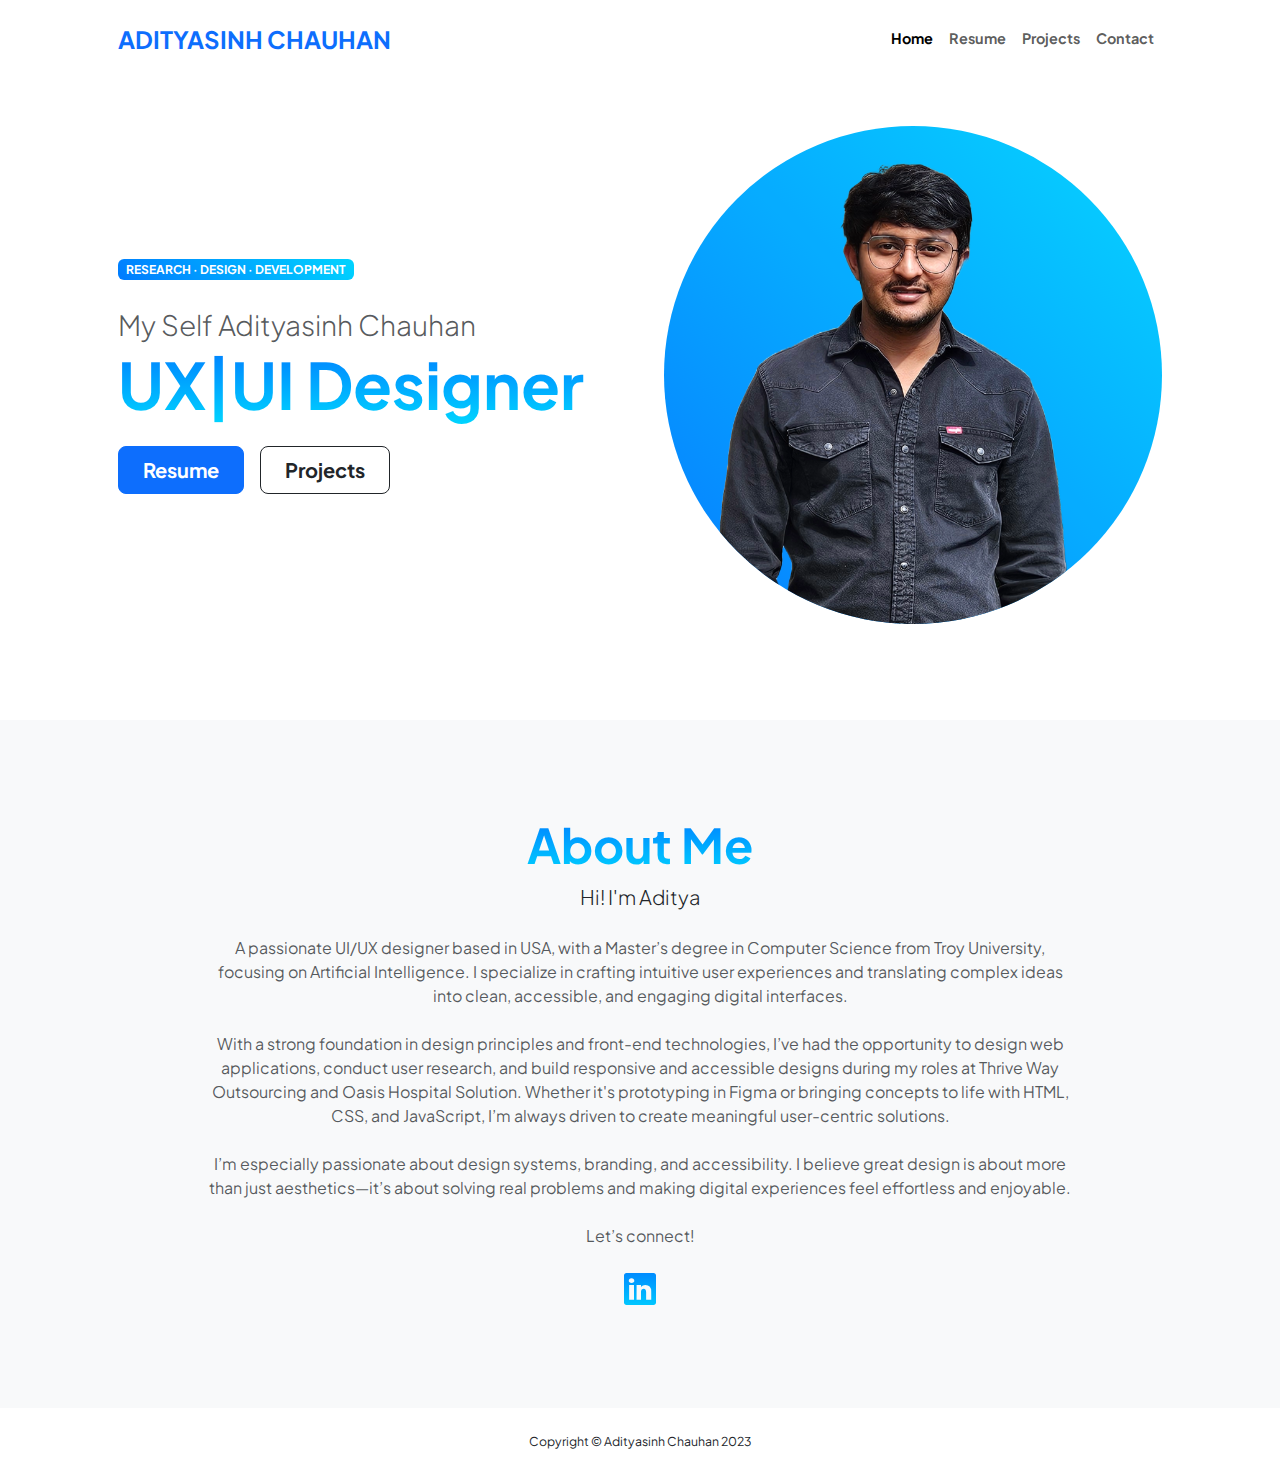
<file: index.html>
<!DOCTYPE html>
<html lang="en">
    <head>
        <meta charset="utf-8" />
        <meta name="viewport" content="width=device-width, initial-scale=1, shrink-to-fit=no" />
        <meta name="description" content="Adityasinh Chauhan's personal portfolio" />
        <meta name="author" content="Adityasinh Chauhan" />
        <title>Adityasinh Chauhan</title>
        <link rel="icon" type="image/x-icon" href="assets/logo.png" />
        <link rel="preconnect" href="https://fonts.googleapis.com" />
        <link rel="preconnect" href="https://fonts.gstatic.com" crossorigin />
        <link href="https://fonts.googleapis.com/css2?family=Plus+Jakarta+Sans:wght@100;200;300;400;500;600;700;800;900&display=swap" rel="stylesheet" />
        <link href="https://cdn.jsdelivr.net/npm/bootstrap-icons@1.8.1/font/bootstrap-icons.css" rel="stylesheet" />
        <link href="https://cdn.jsdelivr.net/npm/bootstrap@5.2.3/dist/css/bootstrap.min.css" rel="stylesheet" />
        <style>
            body {
                font-family: 'Plus Jakarta Sans', sans-serif;
            }
            .text-gradient {
                background: -webkit-linear-gradient(#007bff, #00d4ff);
                background-clip: text;
                -webkit-text-fill-color: transparent;
            }
            .bg-gradient-primary-to-secondary {
                background: linear-gradient(45deg, #007bff, #00d4ff);
            }
            .navbar-brand {
                font-size: 1.5rem;
            }
            .nav-link {
                font-size: 0.9rem;
            }
            .profile {
                position: relative;
                width: 100%;
                max-width: 500px;
                aspect-ratio: 1;
                border-radius: 50%;
                overflow: hidden;
            }
            .profile-img {
                width: 100%;
                height: 100%;
                object-fit: cover;
            }
            
            
            @media (max-width: 991.98px) {
                .profile {
                    max-width: 300px;
                    margin: 0 auto;
                }
                .navbar-brand {
                    font-size: 1.25rem;
                }
                .display-3 {
                    font-size: 2.5rem;
                }
                .fs-3 {
                    font-size: 1.25rem !important;
                }
                .btn-lg {
                    padding: 0.75rem 1.5rem;
                    font-size: 1rem;
                }
            }
            @media (max-width: 767.98px) {
                .display-5 {
                    font-size: 2rem;
                }
                .lead {
                    font-size: 1rem;
                }
                .text-center {
                    padding: 0 1rem;
                }
            }
        </style>
    </head>
    <body class="d-flex flex-column min-vh-100">
        <main class="flex-shrink-0">
            <nav class="navbar navbar-expand-lg navbar-light bg-white py-3">
                <div class="container px-lg-4 px-lg-5">
                    <a class="navbar-brand" href="index.html"><span class="fw-bolder text-primary">ADITYASINH CHAUHAN</span></a>
                    <button class="navbar-toggler" type="button" data-bs-toggle="collapse" data-bs-target="#navbarSupportedContent" aria-controls="navbarSupportedContent" aria-expanded="false" aria-label="Toggle navigation"><span class="navbar-toggler-icon"></span></button>
                    <div class="collapse navbar-collapse" id="navbarSupportedContent">
                        <ul class="navbar-nav ms-auto mb-2 mb-lg-0 fw-bolder">
                            <li class="nav-item"><a class="nav-link active" href="index.html">Home</a></li>
                            <li class="nav-item"><a class="nav-link" href="resume.html">Resume</a></li>
                            <li class="nav-item"><a class="nav-link" href="projects.html">Projects</a></li>
                            <li class="nav-item"><a class="nav-link" href="contact.html">Contact</a></li>
                        </ul>
                    </div>
                </div>
            </nav>
            <header class="py-5">
                <div class="container px-4 px-lg-5 pb-5">
                    <div class="row gx-4 gx-lg-5 align-items-center">
                        <div class="col-12 col-lg-6 col-xxl-5 order-2 order-lg-1">
                            <div class="text-center text-lg-start">
                                <div class="badge bg-gradient-primary-to-secondary text-white mb-4">
                                    <div class="text-uppercase">Research · Design · Development</div>
                                </div>
                                <div class="fs-3 fw-light text-muted">My Self Adityasinh Chauhan</div>
                                <h1 class="display-3 fw-bolder mb-4"><span class="text-gradient d-inline">UX|UI Designer</span></h1>
                                <div class="d-flex flex-column flex-sm-row justify-content-center justify-content-lg-start gap-3">
                                    <a class="btn btn-primary btn-lg px-4 py-2 fw-bolder" href="resume.html">Resume</a>
                                    <a class="btn btn-outline-dark btn-lg px-4 py-2 fw-bolder" href="projects.html">Projects</a>
                                </div>
                            </div>
                        </div>
                        <div class="col-12 col-lg-6 col-xxl-7 order-1 order-lg-2">
                            <div class="d-flex justify-content-center mb-4 mb-lg-0">
                                <div class="profile bg-gradient-primary-to-secondary">
                                    <img class="profile-img" src="assets/Profile 1.png" alt="Adityasinh Chauhan" />
                                </div>
                            </div>
                        </div>
                    </div>
                </div>
            </header>
            <section class="bg-light py-5">
                <div class="container px-4 px-lg-5">
                    <div class="row gx-4 gx-lg-5 justify-content-center">
                        <div class="col-12 col-lg-10 col-xxl-8">
                            <div class="text-center my-5">
                                <h2 class="display-5 fw-bolder"><span class="text-gradient d-inline">About Me</span></h2>
                                <p class="lead fw-light mb-4">Hi! I'm Aditya</p>
                                <p class="text-muted">A passionate UI/UX designer based in USA, with a Master’s degree in Computer Science from Troy University, focusing on Artificial Intelligence. I specialize in crafting intuitive user experiences and translating complex ideas into clean, accessible, and engaging digital interfaces.
                                    <br><br>
                                    With a strong foundation in design principles and front-end technologies, I’ve had the opportunity to design web applications, conduct user research, and build responsive and accessible designs during my roles at Thrive Way Outsourcing and Oasis Hospital Solution. Whether it's prototyping in Figma or bringing concepts to life with HTML, CSS, and JavaScript, I’m always driven to create meaningful user-centric solutions.
                                    <br><br>
                                    I’m especially passionate about design systems, branding, and accessibility. I believe great design is about more than just aesthetics—it’s about solving real problems and making digital experiences feel effortless and enjoyable.
                                    <br><br>
                                    Let’s connect!</p>
                                <div class="d-flex justify-content-center fs-2 gap-4">
                                    <a class="text-gradient" href="https://www.linkedin.com/in/adityasinh-chauhan-7342061a4/"><i class="bi bi-linkedin"></i></a>
                                </div>
                            </div>
                        </div>
                    </div>
                </div>
            </section>
        </main>
        <footer class="bg-white py-4 mt-auto">
            <div class="container px-4 px-lg-5">
                <div class="d-flex flex-column flex-sm-row justify-content-center align-items-center small">
                    <div class="col-auto"><div class="small m-0">Copyright © Adityasinh Chauhan 2023</div></div>
                </div>
            </div>
        </footer>
        <script src="https://cdn.jsdelivr.net/npm/bootstrap@5.2.3/dist/js/bootstrap.bundle.min.js"></script>
    </body>
</html>
</file>
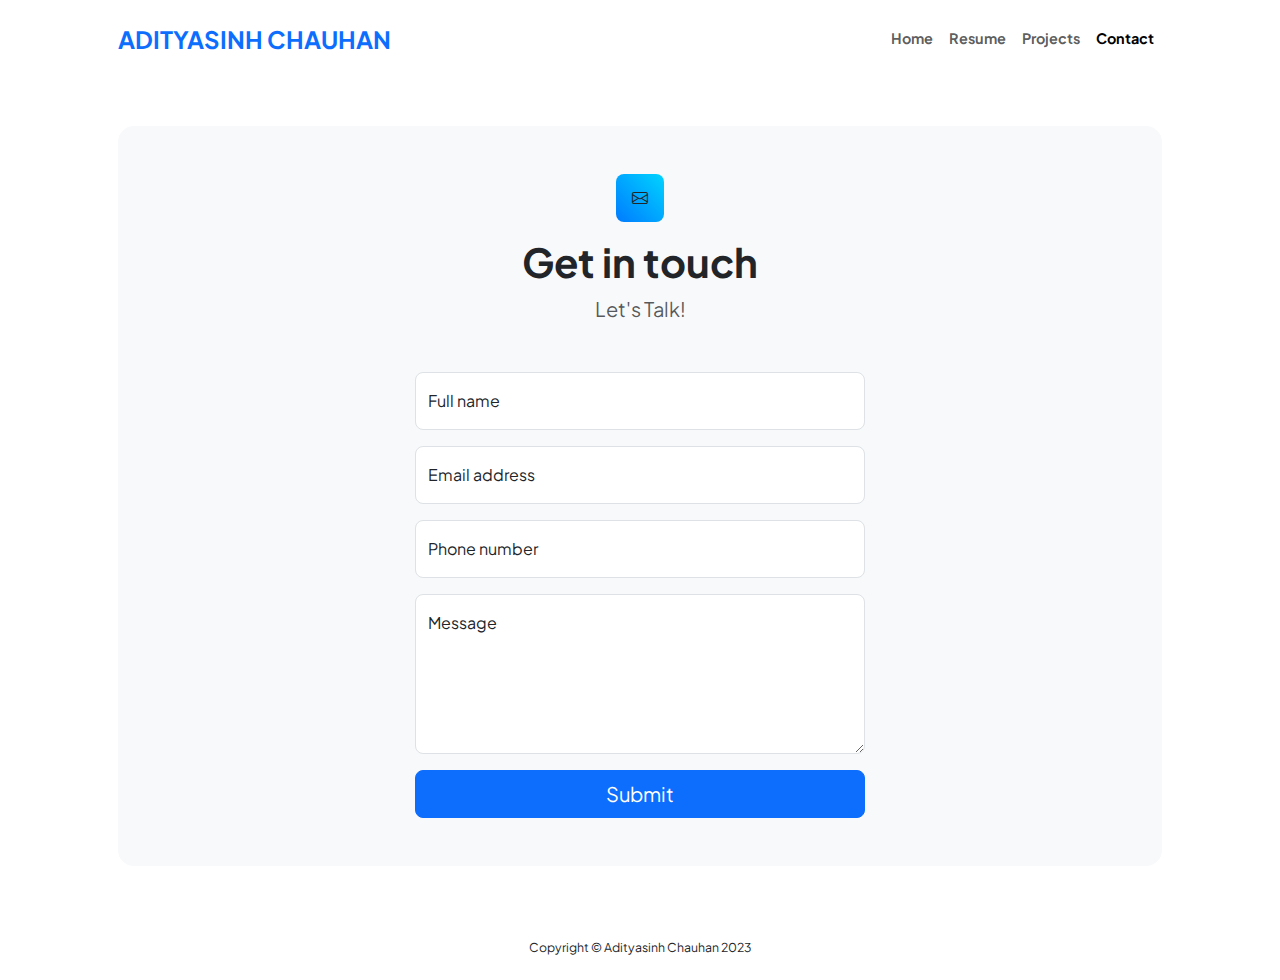
<file: contact.html>
<!DOCTYPE html>
<html lang="en">
<head>
    <meta charset="utf-8" />
    <meta name="viewport" content="width=device-width, initial-scale=1, shrink-to-fit=no" />
    <meta name="description" content="Contact Adityasinh Chauhan" />
    <meta name="author" content="Adityasinh Chauhan" />
    <title>Adityasinh Chauhan | Contact</title>
    <link rel="icon" type="image/x-icon" href="assets/logo.png" />
    <link rel="preconnect" href="https://fonts.googleapis.com" />
    <link rel="preconnect" href="https://fonts.gstatic.com" crossorigin />
    <link href="https://fonts.googleapis.com/css2?family=Plus+Jakarta+Sans:wght@100;200;300;400;500;600;700;800;900&display=swap" rel="stylesheet" />
    <link href="https://cdn.jsdelivr.net/npm/bootstrap-icons@1.8.1/font/bootstrap-icons.css" rel="stylesheet" />
    <link href="https://cdn.jsdelivr.net/npm/bootstrap@5.2.3/dist/css/bootstrap.min.css" rel="stylesheet" />
    <style>
        body {
            font-family: 'Plus Jakarta Sans', sans-serif;
        }
        .text-gradient {
            background: linear-gradient(45deg, #007bff, #00d4ff);
            background-clip: text;
            -webkit-text-fill-color: transparent;
        }
        .bg-gradient-primary-to-secondary {
            background: linear-gradient(45deg, #007bff, #00d4ff);
        }
        .navbar-brand {
            font-size: 1.5rem;
        }
        .nav-link {
            font-size: 0.9rem;
        }
        .feature {
            width: 3rem;
            height: 3rem;
            display: flex;
            align-items: center;
            justify-content: center;
        }
        .form-control, .form-control:focus {
            border-radius: 0.5rem;
        }
        @media (max-width: 991.98px) {
            .navbar-brand {
                font-size: 1.25rem;
            }
            h1.fw-bolder {
                font-size: 2.5rem;
            }
            .lead {
                font-size: 1rem;
            }
        }
        @media (max-width: 767.98px) {
            .container {
                padding-left: 1rem;
                padding-right: 1rem;
            }
            .btn-lg {
                padding: 0.75rem 1.5rem !important;
                font-size: 1rem;
            }
            .form-floating textarea {
                height: 8rem !important;
            }
            .feature {
                width: 2.5rem;
                height: 2.5rem;
            }
        }
    </style>
</head>
<body class="d-flex flex-column min-vh-100">
    <main class="flex-shrink-0">
        <nav class="navbar navbar-expand-lg navbar-light bg-white py-3">
            <div class="container px-lg-4 px-lg-5">
                <a class="navbar-brand" href="index.html"><span class="fw-bolder text-primary">ADITYASINH CHAUHAN</span></a>
                <button class="navbar-toggler" type="button" data-bs-toggle="collapse" data-bs-target="#navbarSupportedContent" aria-controls="navbarSupportedContent" aria-expanded="false" aria-label="Toggle navigation"><span class="navbar-toggler-icon"></span></button>
                <div class="collapse navbar-collapse" id="navbarSupportedContent">
                    <ul class="navbar-nav ms-auto mb-2 mb-lg-0 fw-bolder">
                        <li class="nav-item"><a class="nav-link" href="index.html">Home</a></li>
                        <li class="nav-item"><a class="nav-link" href="resume.html">Resume</a></li>
                        <li class="nav-item"><a class="nav-link" href="projects.html">Projects</a></li>
                        <li class="nav-item"><a class="nav-link active" href="contact.html">Contact</a></li>
                    </ul>
                </div>
            </div>
        </nav>
        <section class="py-5">
            <div class="container px-4 px-lg-5">
                <div class="bg-light rounded-4 py-5 px-4 px-md-5">
                    <div class="text-center mb-5 d-flex flex-column align-items-center">
                        <div class="feature bg-primary bg-gradient-primary-to-secondary rounded-3 mb-3"><i class="bi bi-envelope"></i></div>
                        <h1 class="fw-bolder">Get in touch</h1>
                        <p class="lead fw-normal text-muted mb-0">Let's Talk!</p>
                    </div>
                    <div class="row gx-4 gx-lg-5 justify-content-center">
                        <div class="col-12 col-lg-8 col-xl-6">
                            <div id="contact-form">
                                <div class="form-floating mb-3">
                                    <input class="form-control" id="name" type="text" placeholder="Enter your name..." data-sb-validations="required" name="name" />
                                    <label for="name">Full name</label>
                                    <div class="invalid-feedback" data-sb-feedback="name:required">A name is required.</div>
                                </div>
                                <div class="form-floating mb-3">
                                    <input class="form-control" id="email" type="email" placeholder="name@example.com" data-sb-validations="required,email" name="email" />
                                    <label for="email">Email address</label>
                                    <div class="invalid-feedback" data-sb-feedback="email:required">An email is required.</div>
                                    <div class="invalid-feedback" data-sb-feedback="email:email">Email is not valid.</div>
                                </div>
                                <div class="form-floating mb-3">
                                    <input class="form-control" id="phone" type="tel" placeholder="(123) 456-7890" data-sb-validations="required" name="phone" />
                                    <label for="phone">Phone number</label>
                                    <div class="invalid-feedback" data-sb-feedback="phone:required">A phone number is required.</div>
                                </div>
                                <div class="form-floating mb-3">
                                    <textarea class="form-control" id="message" type="text" placeholder="Enter your message here..." style="height: 10rem" data-sb-validations="required" name="message"></textarea>
                                    <label for="message">Message</label>
                                    <div class="invalid-feedback" data-sb-feedback="message:required">A message is required.</div>
                                </div>
                                <div class="d-none" id="submitSuccessMessage">
                                    <div class="text-center mb-3">
                                        <div class="fw-bolder">Form submission successful!</div>
                                        To activate this form, sign up at
                                        <br />
                                        <a href="https://startbootstrap.com/solution/contact-forms">https://startbootstrap.com/solution/contact-forms</a>
                                    </div>
                                </div>
                                <div class="d-none" id="submitErrorMessage">
                                    <div class="text-center text-danger mb-3">Error sending message!</div>
                                </div>
                                <div class="d-grid">
                                    <button class="btn btn-primary btn-lg" id="submitButton" type="submit">Submit</button>
                                </div>
                            </div>
                        </div>
                    </div>
                </div>
            </div>
        </section>
    </main>
    <footer class="bg-white py-4 mt-auto">
        <div class="container px-4 px-lg-5">
            <div class="d-flex flex-column flex-sm-row justify-content-center align-items-center small">
                <div class="col-auto"><div class="small m-0">Copyright © Adityasinh Chauhan 2023</div></div>
            </div>
        </div>
    </footer>
    <script type="text/javascript" src="https://cdn.emailjs.com/dist/email.min.js"></script>
    <script type="text/javascript">
        (function () {
            emailjs.init("UT3R5lIK4Hxz-mzl4");
        })();

        document.getElementById('contact-form').addEventListener('submit', function (event) {
            event.preventDefault();

            emailjs.sendForm('service_aldgape', 'template_naqwyol', this)
                .then(function (response) {
                    console.log('SUCCESS!', response.status, response.text);
                    alert("Message sent successfully!");
                    document.getElementById('contact-form').reset();
                }, function (error) {
                    console.log('FAILED...', error);
                    alert("Message failed to send. Please try again later.");
                });
        });
    </script>
    <script src="https://cdn.jsdelivr.net/npm/bootstrap@5.2.3/dist/js/bootstrap.bundle.min.js"></script>
</body>
</html>
<!-- 
<div class="dots-1">
    <svg version="1.1" xmlns="http://www.w3.org/2000/svg" xmlns:xlink="http://www.w3.org/1999/xlink" x="0px" y="0px" viewBox="0 0 191.6 1215.4" style="enable-background: new 0 0 191.6 1215.4" xml:space="preserve">
        <g transform="translate(0.000000,1280.000000) scale(0.100000,-0.100000)">
            <path d="M227.7,12788.6c-105-35-200-141-222-248c-43-206,163-412,369-369c155,32,275,190,260,339c-11,105-90,213-190,262 C383.7,12801.6,289.7,12808.6,227.7,12788.6z"></path>
            <path d="M1507.7,12788.6c-151-50-253-216-222-362c25-119,136-230,254-255c194-41,395,142,375,339c-11,105-90,213-190,262 C1663.7,12801.6,1569.7,12808.6,1507.7,12788.6z"></path>
            <path d="M227.7,11508.6c-105-35-200-141-222-248c-43-206,163-412,369-369c155,32,275,190,260,339c-11,105-90,213-190,262 C383.7,11521.6,289.7,11528.6,227.7,11508.6z"></path>
            <path d="M1507.7,11508.6c-151-50-253-216-222-362c25-119,136-230,254-255c194-41,395,142,375,339c-11,105-90,213-190,262 C1663.7,11521.6,1569.7,11528.6,1507.7,11508.6z"></path>
            <path d="M227.7,10228.6c-105-35-200-141-222-248c-43-206,163-412,369-369c155,32,275,190,260,339c-11,105-90,213-190,262 C383.7,10241.6,289.7,10248.6,227.7,10228.6z"></path>
            <path d="M1507.7,10228.6c-105-35-200-141-222-248c-43-206,163-412,369-369c155,32,275,190,260,339c-11,105-90,213-190,262 C1663.7,10241.6,1569.7,10248.6,1507.7,10228.6z"></path>
            <path d="M227.7,8948.6c-105-35-200-141-222-248c-43-206,163-412,369-369c155,32,275,190,260,339c-11,105-90,213-190,262 C383.7,8961.6,289.7,8968.6,227.7,8948.6z"></path>
            <path d="M1507.7,8948.6c-105-35-200-141-222-248c-43-206,163-412,369-369c155,32,275,190,260,339c-11,105-90,213-190,262 C1663.7,8961.6,1569.7,8968.6,1507.7,8948.6z"></path>
            <path d="M227.7,7668.6c-105-35-200-141-222-248c-43-206,163-412,369-369c155,32,275,190,260,339c-11,105-90,213-190,262 C383.7,7681.6,289.7,7688.6,227.7,7668.6z"></path>
            <path d="M1507.7,7668.6c-105-35-200-141-222-248c-43-206,163-412,369-369c155,32,275,190,260,339c-11,105-90,213-190,262 C1663.7,7681.6,1569.7,7688.6,1507.7,7668.6z"></path>
            <path d="M227.7,6388.6c-105-35-200-141-222-248c-43-206,163-412,369-369c155,32,275,190,260,339c-11,105-90,213-190,262 C383.7,6401.6,289.7,6408.6,227.7,6388.6z"></path>
            <path d="M1507.7,6388.6c-105-35-200-141-222-248c-43-206,163-412,369-369c155,32,275,190,260,339c-11,105-90,213-190,262 C1663.7,6401.6,1569.7,6408.6,1507.7,6388.6z"></path>
            <path d="M227.7,5108.6c-105-35-200-141-222-248c-43-206,163-412,369-369c155,32,275,190,260,339c-11,105-90,213-190,262 C383.7,5121.6,289.7,5128.6,227.7,5108.6z"></path>
            <path d="M1507.7,5108.6c-105-35-200-141-222-248c-43-206,163-412,369-369c155,32,275,190,260,339c-11,105-90,213-190,262 C1663.7,5121.6,1569.7,5128.6,1507.7,5108.6z"></path>
            <path d="M227.7,3828.6c-105-35-200-141-222-248c-43-206,163-412,369-369c155,32,275,190,260,339c-11,105-90,213-190,262 C383.7,3841.6,289.7,3848.6,227.7,3828.6z"></path>
            <path d="M1507.7,3828.6c-105-35-200-141-222-248c-43-206,163-412,369-369c155,32,275,190,260,339c-11,105-90,213-190,262 C1663.7,3841.6,1569.7,3848.6,1507.7,3828.6z"></path>
            <path d="M227.7,2548.6c-105-35-200-141-222-248c-43-206,163-412,369-369c155,32,275,190,260,339c-11,105-90,213-190,262 C383.7,2561.6,289.7,2568.6,227.7,2548.6z"></path>
            <path d="M1507.7,2548.6c-105-35-200-141-222-248c-43-206,163-412,369-369c155,32,275,190,260,339c-11,105-90,213-190,262 C1663.7,2561.6,1569.7,2568.6,1507.7,2548.6z"></path>
            <path d="M227.7,1268.6c-105-35-200-141-222-248c-43-206,163-412,369-369c155,32,275,190,260,339c-11,105-90,213-190,262 C383.7,1281.6,289.7,1288.6,227.7,1268.6z"></path>
            <path d="M1507.7,1268.6c-105-35-200-141-222-248c-43-206,163-412,369-369c155,32,275,190,260,339c-11,105-90,213-190,262 C1663.7,1281.6,1569.7,1288.6,1507.7,1268.6z"></path>
        </g>
    </svg>
</div>
<div class="dots-2">
    <svg version="1.1" xmlns="http://www.w3.org/2000/svg" xmlns:xlink="http://www.w3.org/1999/xlink" x="0px" y="0px" viewBox="0 0 191.6 1215.4" style="enable-background: new 0 0 191.6 1215.4" xml:space="preserve">
        <g transform="translate(0.000000,1280.000000) scale(0.100000,-0.100000)">
            <path d="M227.7,12788.6c-105-35-200-141-222-248c-43-206,163-412,369-369c155,32,275,190,260,339c-11,105-90,213-190,262 C383.7,12801.6,289.7,12808.6,227.7,12788.6z"></path>
            <path d="M1507.7,12788.6c-151-50-253-216-222-362c25-119,136-230,254-255c194-41,395,142,375,339c-11,105-90,213-190,262 C1663.7,12801.6,1569.7,12808.6,1507.7,12788.6z"></path>
            <path d="M227.7,11508.6c-105-35-200-141-222-248c-43-206,163-412,369-369c155,32,275,190,260,339c-11,105-90,213-190,262 C383.7,11521.6,289.7,11528.6,227.7,11508.6z"></path>
            <path d="M1507.7,11508.6c-151-50-253-216-222-362c25-119,136-230,254-255c194-41,395,142,375,339c-11,105-90,213-190,262 C1663.7,11521.6,1569.7,11528.6,1507.7,11508.6z"></path>
            <path d="M227.7,10228.6c-105-35-200-141-222-248c-43-206,163-412,369-369c155,32,275,190,260,339c-11,105-90,213-190,262 C383.7,10241.6,289.7,10248.6,227.7,10228.6z"></path>
            <path d="M1507.7,10228.6c-105-35-200-141-222-248c-43-206,163-412,369-369c155,32,275,190,260,339c-11,105-90,213-190,262 C1663.7,10241.6,1569.7,10248.6,1507.7,10228.6z"></path>
            <path d="M227.7,8948.6c-105-35-200-141-222-248c-43-206,163-412,369-369c155,32,275,190,260,339c-11,105-90,213-190,262 C383.7,8961.6,289.7,8968.6,227.7,8948.6z"></path>
            <path d="M1507.7,8948.6c-105-35-200-141-222-248c-43-206,163-412,369-369c155,32,275,190,260,339c-11,105-90,213-190,262 C1663.7,8961.6,1569.7,8968.6,1507.7,8948.6z"></path>
            <path d="M227.7,7668.6c-105-35-200-141-222-248c-43-206,163-412,369-369c155,32,275,190,260,339c-11,105-90,213-190,262 C383.7,7681.6,289.7,7688.6,227.7,7668.6z"></path>
            <path d="M1507.7,7668.6c-105-35-200-141-222-248c-43-206,163-412,369-369c155,32,275,190,260,339c-11,105-90,213-190,262 C1663.7,7681.6,1569.7,7688.6,1507.7,7668.6z"></path>
            <path d="M227.7,6388.6c-105-35-200-141-222-248c-43-206,163-412,369-369c155,32,275,190,260,339c-11,105-90,213-190,262 C383.7,6401.6,289.7,6408.6,227.7,6388.6z"></path>
            <path d="M1507.7,6388.6c-105-35-200-141-222-248c-43-206,163-412,369-369c155,32,275,190,260,339c-11,105-90,213-190,262 C1663.7,6401.6,1569.7,6408.6,1507.7,6388.6z"></path>
            <path d="M227.7,5108.6c-105-35-200-141-222-248c-43-206,163-412,369-369c155,32,275,190,260,339c-11,105-90,213-190,262 C383.7,5121.6,289.7,5128.6,227.7,5108.6z"></path>
            <path d="M1507.7,5108.6c-105-35-200-141-222-248c-43-206,163-412,369-369c155,32,275,190,260,339c-11,105-90,213-190,262 C1663.7,5121.6,1569.7,5128.6,1507.7,5108.6z"></path>
            <path d="M227.7,3828.6c-105-35-200-141-222-248c-43-206,163-412,369-369c155,32,275,190,260,339c-11,105-90,213-190,262 C383.7,3841.6,289.7,3848.6,227.7,3828.6z"></path>
            <path d="M1507.7,3828.6c-105-35-200-141-222-248c-43-206,163-412,369-369c155,32,275,190,260,339c-11,105-90,213-190,262 C1663.7,3841.6,1569.7,3848.6,1507.7,3828.6z"></path>
            <path d="M227.7,2548.6c-105-35-200-141-222-248c-43-206,163-412,369-369c155,32,275,190,260,339c-11,105-90,213-190,262 C383.7,2561.6,289.7,2568.6,227.7,2548.6z"></path>
            <path d="M1507.7,2548.6c-105-35-200-141-222-248c-43-206,163-412,369-369c155,32,275,190,260,339c-11,105-90,213-190,262 C1663.7,2561.6,1569.7,2568.6,1507.7,2548.6z"></path>
            <path d="M227.7,1268.6c-105-35-200-141-222-248c-43-206,163-412,369-369c155,32,275,190,260,339c-11,105-90,213-190,262 C383.7,1281.6,289.7,1288.6,227.7,1268.6z"></path>
            <path d="M1507.7,1268.6c-105-35-200-141-222-248c-43-206,163-412,369-369c155,32,275,190,260,339c-11,105-90,213-190,262 C1663.7,1281.6,1569.7,1288.6,1507.7,1268.6z"></path>
        </g>
    </svg>
</div>
<div class="dots-3">
    <svg version="1.1" xmlns="http://www.w3.org/2000/svg" xmlns:xlink="http://www.w3.org/1999/xlink" x="0px" y="0px" viewBox="0 0 191.6 1215.4" style="enable-background: new 0 0 191.6 1215.4" xml:space="preserve">
        <g transform="translate(0.000000,1280.000000) scale(0.100000,-0.100000)">
            <path d="M227.7,12788.6c-105-35-200-141-222-248c-43-206,163-412,369-369c155,32,275,190,260,339c-11,105-90,213-190,262 C383.7,12801.6,289.7,12808.6,227.7,12788.6z"></path>
            <path d="M1507.7,12788.6c-151-50-253-216-222-362c25-119,136-230,254-255c194-41,395,142,375,339c-11,105-90,213-190,262 C1663.7,12801.6,1569.7,12808.6,1507.7,12788.6z"></path>
            <path d="M227.7,11508.6c-105-35-200-141-222-248c-43-206,163-412,369-369c155,32,275,190,260,339c-11,105-90,213-190,262 C383.7,11521.6,289.7,11528.6,227.7,11508.6z"></path>
            <path d="M1507.7,11508.6c-151-50-253-216-222-362c25-119,136-230,254-255c194-41,395,142,375,339c-11,105-90,213-190,262 C1663.7,11521.6,1569.7,11528.6,1507.7,11508.6z"></path>
            <path d="M227.7,10228.6c-105-35-200-141-222-248c-43-206,163-412,369-369c155,32,275,190,260,339c-11,105-90,213-190,262 C383.7,10241.6,289.7,10248.6,227.7,10228.6z"></path>
            <path d="M1507.7,10228.6c-105-35-200-141-222-248c-43-206,163-412,369-369c155,32,275,190,260,339c-11,105-90,213-190,262 C1663.7,10241.6,1569.7,10248.6,1507.7,10228.6z"></path>
            <path d="M227.7,8948.6c-105-35-200-141-222-248c-43-206,163-412,369-369c155,32,275,190,260,339c-11,105-90,213-190,262 C383.7,8961.6,289.7,8968.6,227.7,8948.6z"></path>
            <path d="M1507.7,8948.6c-105-35-200-141-222-248c-43-206,163-412,369-369c155,32,275,190,260,339c-11,105-90,213-190,262 C1663.7,8961.6,1569.7,8968.6,1507.7,8948.6z"></path>
            <path d="M227.7,7668.6c-105-35-200-141-222-248c-43-206,163-412,369-369c155,32,275,190,260,339c-11,105-90,213-190,262 C383.7,7681.6,289.7,7688.6,227.7,7668.6z"></path>
            <path d="M1507.7,7668.6c-105-35-200-141-222-248c-43-206,163-412,369-369c155,32,275,190,260,339c-11,105-90,213-190,262 C1663.7,7681.6,1569.7,7688.6,1507.7,7668.6z"></path>
            <path d="M227.7,6388.6c-105-35-200-141-222-248c-43-206,163-412,369-369c155,32,275,190,260,339c-11,105-90,213-190,262 C383.7,6401.6,289.7,6408.6,227.7,6388.6z"></path>
            <path d="M1507.7,6388.6c-105-35-200-141-222-248c-43-206,163-412,369-369c155,32,275,190,260,339c-11,105-90,213-190,262 C1663.7,6401.6,1569.7,6408.6,1507.7,6388.6z"></path>
            <path d="M227.7,5108.6c-105-35-200-141-222-248c-43-206,163-412,369-369c155,32,275,190,260,339c-11,105-90,213-190,262 C383.7,5121.6,289.7,5128.6,227.7,5108.6z"></path>
            <path d="M1507.7,5108.6c-105-35-200-141-222-248c-43-206,163-412,369-369c155,32,275,190,260,339c-11,105-90,213-190,262 C1663.7,5121.6,1569.7,5128.6,1507.7,5108.6z"></path>
            <path d="M227.7,3828.6c-105-35-200-141-222-248c-43-206,163-412,369-369c155,32,275,190,260,339c-11,105-90,213-190,262 C383.7,3841.6,289.7,3848.6,227.7,3828.6z"></path>
            <path d="M1507.7,3828.6c-105-35-200-141-222-248c-43-206,163-412,369-369c155,32,275,190,260,339c-11,105-90,213-190,262 C1663.7,3841.6,1569.7,3848.6,227.7,3828.6z"></path>
            <path d="M227.7,2548.6c-105-35-200-141-222-248c-43-206,163-412,369-369c155,32,275,190,260,339c-11,105-90,213-190,262 C383.7,2561.6,289.7,2568.6,227.7,2548.6z"></path>
            <path d="M1507.7,2548.6c-105-35-200-141-222-248c-43-206,163-412,369-369c155,32,275,190,260,339c-11,105-90,213-190,262 C1663.7,2561.6,1569.7,2568.6,1507.7,2548.6z"></path>
            <path d="M227.7,1268.6c-105-35-200-141-222-248c-43-206,163-412,369-369c155,32,275,190,260,339c-11,105-90,213-190,262 C383.7,1281.6,289.7,1288.6,227.7,1268.6z"></path>
            <path d="M1507.7,1268.6c-105-35-200-141-222-248c-43-206,163-412,369-369c155,32,275,190,260,339c-11,105-90,213-190,262 C1663.7,1281.6,1569.7,1288.6,1507.7,1268.6z"></path>
        </g>
    </svg>
</div>
<div class="dots-4">
    <svg version="1.1" xmlns="http://www.w3.org/2000/svg" xmlns:xlink="http://www.w3.org/1999/xlink" x="0px" y="0px" viewBox="0 0 191.6 1215.4" style="enable-background: new 0 0 191.6 1215.4" xml:space="preserve">
        <g transform="translate(0.000000,1280.000000) scale(0.100000,-0.100000)">
            <path d="M227.7,12788.6c-105-35-200-141-222-248c-43-206,163-412,369-369c155,32,275,190,260,339c-11,105-90,213-190,262 C383.7,12801.6,289.7,12808.6,227.7,12788.6z"></path>
            <path d="M1507.7,12788.6c-151-50-253-216-222-362c25-119,136-230,254-255c194-41,395,142,375,339c-11,105-90,213-190,262 C1663.7,12801.6,1569.7,12808.6,1507.7,12788.6z"></path>
            <path d="M227.7,11508.6c-105-35-200-141-222-248c-43-206,163-412,369-369c155,32,275,190,260,339c-11,105-90,213-190,262 C383.7,11521.6,289.7,11528.6,227.7,11508.6z"></path>
            <path d="M1507.7,11508.6c-151-50-253-216-222-362c25-119,136-230,254-255c194-41,395,142,375,339c-11,105-90,213-190,262 C1663.7,11521.6,1569.7,11528.6,1507.7,11508.6z"></path>
            <path d="M227.7,10228.6c-105-35-200-141-222-248c-43-206,163-412,369-369c155,32,275,190,260,339c-11,105-90,213-190,262 C383.7,10241.6,289.7,10248.6,227.7,10228.6z"></path>
            <path d="M1507.7,10228.6c-105-35-200-141-222-248c-43-206,163-412,369-369c155,32,275,190,260,339c-11,105-90,213-190,262 C1663.7,10241.6,1569.7,10248.6,1507.7,10228.6z"></path>
            <path d="M227.7,8948.6c-105-35-200-141-222-248c-43-206,163-412,369-369c155,32,275,190,260,339c-11,105-90,213-190,262 C383.7,8961.6,289.7,8968.6,227.7,8948.6z"></path>
            <path d="M1507.7,8948.6c-105-35-200-141-222-248c-43-206,163-412,369-369c155,32,275,190,260,339c-11,105-90,213-190,262 C1663.7,8961.6,1569.7,8968.6,1507.7,8948.6z"></path>
            <path d="M227.7,7668.6c-105-35-200-141-222-248c-43-206,163-412,369-369c155,32,275,190,260,339c-11,105-90,213-190,262 C383.7,7681.6,289.7,7688.6,227.7,7668.6z"></path>
            <path d="M1507.7,7668.6c-105-35-200-141-222-248c-43-206,163-412,369-369c155,32,275,190,260,339c-11,105-90,213-190,262 C1663.7,7681.6,1569.7,7688.6,1507.7,7668.6z"></path>
            <path d="M227.7,6388.6c-105-35-200-141-222-248c-43-206,163-412,369-369c155,32,275,190,260,339c-11,105-90,213-190,262 C383.7,6401.6,289.7,6408.6,227.7,6388.6z"></path>
            <path d="M1507.7,6388.6c-105-35-200-141-222-248c-43-206,163-412,369-369c155,32,275,190,260,339c-11,105-90,213-190,262 C1663.7,6401.6,1569.7,6408.6,1507.7,6388.6z"></path>
            <path d="M227.7,5108.6c-105-35-200-141-222-248c-43-206,163-412,369-369c155,32,275,190,260,339c-11,105-90,213-190,262 C383.7,5121.6,289.7,5128.6,227.7,5108.6z"></path>
            <path d="M1507.7,5108.6c-105-35-200-141-222-248c-43-206,163-412,369-369c155,32,275,190,260,339c-11,105-90,213-190,262 C1663.7,5121.6,1569.7,5128.6,1507.7,5108.6z"></path>
            <path d="M227.7,3828.6c-105-35-200-141-222-248c-43-206,163-412,369-369c155,32,275,190,260,339c-11,105-90,213-190,262 C383.7,3841.6,289.7,3848.6,227.7,3828.6z"></path>
            <path d="M1507.7,3828.6c-105-35-200-141-222-248c-43-206,163-412,369-369c155,32,275,190,260,339c-11,105-90,213-190,262 C1663.7,3841.6,1569.7,3848.6,1507.7,3828.6z"></path>
            <path d="M227.7,2548.6c-105-35-200-141-222-248c-43-206,163-412,369-369c155,32,275,190,260,339c-11,105-90,213-190,262 C383.7,2561.6,289.7,2568.6,227.7,2548.6z"></path>
            <path d="M1507.7,2548.6c-105-35-200-141-222-248c-43-206,163-412,369-369c155,32,275,190,260,339c-11,105-90,213-190,262 C1663.7,2561.6,1569.7,2568.6,1507.7,2548.6z"></path>
            <path d="M227.7,1268.6c-105-35-200-141-222-248c-43-206,163-412,369-369c155,32,275,190,260,339c-11,105-90,213-190,262 C383.7,1281.6,289.7,1288.6,227.7,1268.6z"></path>
            <path d="M1507.7,1268.6c-105-35-200-141-222-248c-43-206,163-412,369-369c155,32,275,190,260,339c-11,105-90,213-190,262 C1663.7,1281.6,1569.7,1288.6,1507.7,1268.6z"></path>
        </g>
    </svg>
</div> -->
</file>
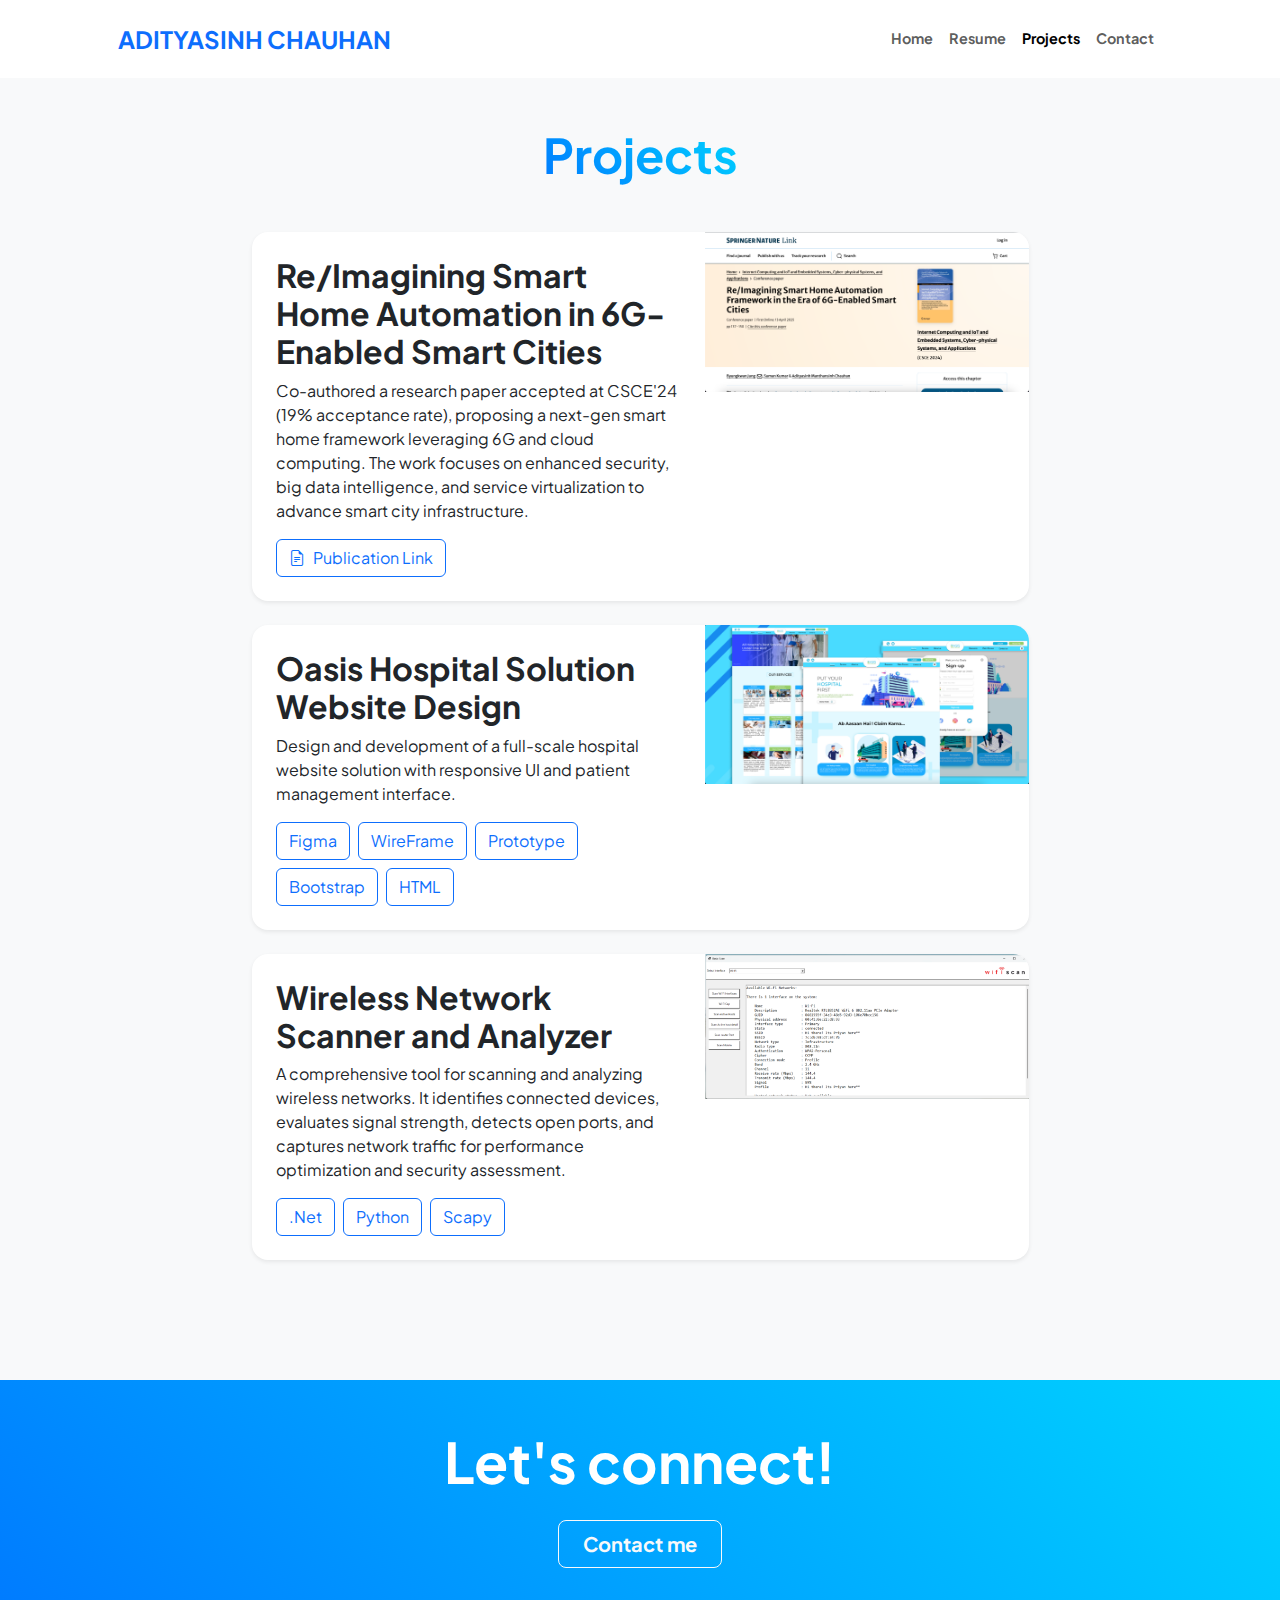
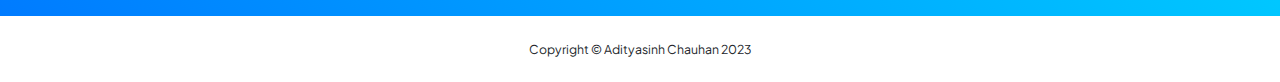
<file: projects.html>
<!DOCTYPE html>
<html lang="en">
<head>
    <meta charset="utf-8" />
    <meta name="viewport" content="width=device-width, initial-scale=1, shrink-to-fit=no" />
    <meta name="description" content="Adityasinh Chauhan's project portfolio" />
    <meta name="author" content="Adityasinh Chauhan" />
    <title>Adityasinh Chauhan | Projects</title>
    <link rel="icon" type="image/x-icon" href="assets/logo.png" />
    <link rel="preconnect" href="https://fonts.googleapis.com" />
    <link rel="preconnect" href="https://fonts.gstatic.com" crossorigin />
    <link href="https://fonts.googleapis.com/css2?family=Plus+Jakarta+Sans:wght@300;400;600;700;800&display=swap" rel="stylesheet" />
    <link href="https://cdn.jsdelivr.net/npm/bootstrap-icons@1.8.1/font/bootstrap-icons.css" rel="stylesheet" />
    <link href="https://cdn.jsdelivr.net/npm/bootstrap@5.2.3/dist/css/bootstrap.min.css" rel="stylesheet" />
    <style>
        body {
            font-family: 'Plus Jakarta Sans', sans-serif;
        }
        .text-gradient {
            background: linear-gradient(45deg, #007bff, #00d4ff);
            background-clip: text;
            -webkit-text-fill-color: transparent;
        }
        .bg-gradient-primary-to-secondary {
            background: linear-gradient(45deg, #007bff, #00d4ff);
        }
        .navbar-brand {
            font-size: 1.5rem;
        }
        .nav-link {
            font-size: 0.9rem;
        }
        .card {
            transition: transform 0.3s ease-in-out;
        }
        .card:hover {
            transform: translateY(-5px);
        }
        .img-fluid {
            max-height: 300px;
            object-fit: cover;
        }
        @media (max-width: 991.98px) {
            .card .row.g-0 {
                flex-direction: column-reverse;
            }
            .card .col-md-7, .card .col-md-5 {
                width: 100%;
            }
            .img-fluid {
                max-height: 200px;
                width: 100%;
            }
            .navbar-brand {
                font-size: 1.25rem;
            }
            .display-5 {
                font-size: 2.5rem;
            }
            .display-4 {
                font-size: 2rem;
            }
        }
        @media (max-width: 767.98px) {
            .card-body {
                padding: 1.5rem !important;
            }
            .btn {
                padding: 0.5rem 1rem !important;
                font-size: 0.875rem;
            }
            .btn-lg {
                padding: 0.75rem 1.5rem !important;
                font-size: 1rem;
            }
            h2.fw-bold {
                font-size: 1.5rem;
            }
        }
    </style>
</head>
<body class="d-flex flex-column min-vh-100 bg-light">
    <main class="flex-shrink-0">
        <nav class="navbar navbar-expand-lg navbar-light bg-white py-3">
            <div class="container px-lg-4 px-lg-5">
                <a class="navbar-brand fw-bold text-primary" href="index.html">ADITYASINH CHAUHAN</a>
                <button class="navbar-toggler" type="button" data-bs-toggle="collapse" data-bs-target="#navbarNav" aria-controls="navbarNav" aria-expanded="false" aria-label="Toggle navigation">
                    <span class="navbar-toggler-icon"></span>
                </button>
                <div class="collapse navbar-collapse" id="navbarNav">
                    <ul class="navbar-nav ms-auto fw-bold">
                        <li class="nav-item"><a class="nav-link" href="index.html">Home</a></li>
                        <li class="nav-item"><a class="nav-link" href="resume.html">Resume</a></li>
                        <li class="nav-item"><a class="nav-link active" href="projects.html">Projects</a></li>
                        <li class="nav-item"><a class="nav-link" href="contact.html">Contact</a></li>
                    </ul>
                </div>
            </div>
        </nav>
        <section class="py-5">
            <div class="container px-4 px-lg-5 mb-5">
                <div class="text-center mb-5">
                    <h1 class="display-5 fw-bolder mb-0"><span class="text-gradient d-inline">Projects</span></h1>
                </div>
                <div class="row justify-content-center">
                    <div class="col-12 col-lg-10 col-xl-9">
                        <div class="card overflow-hidden shadow-sm rounded-4 border-0 mb-4">
                            <div class="row g-0">
                                <div class="col-md-7 p-4">
                                    <h2 class="fw-bold">Re/Imagining Smart Home Automation in 6G-Enabled Smart Cities</h2>
                                    <p>Co-authored a research paper accepted at CSCE'24 (19% acceptance rate), proposing a next-gen smart home framework leveraging 6G and cloud computing. The work focuses on enhanced security, big data intelligence, and service virtualization to advance smart city infrastructure.</p>
                                    <a class="btn btn-outline-primary" href="https://link.springer.com/chapter/10.1007/978-3-031-85923-6_11" target="_blank" rel="noopener noreferrer">
                                        <i class="bi bi-file-earmark-text me-2"></i>Publication Link
                                    </a>
                                </div>
                                <div class="col-md-5">
                                    <img src="assets/Project3.png" class="img-fluid w-100" alt="Smart Home Automation Project" />
                                </div>
                            </div>
                        </div>
                        <div class="card overflow-hidden shadow-sm rounded-4 border-0 mb-4">
                            <div class="row g-0">
                                <div class="col-md-7 p-4">
                                    <h2 class="fw-bold">Oasis Hospital Solution Website Design</h2>
                                    <p>Design and development of a full-scale hospital website solution with responsive UI and patient management interface.</p>
                                    <div class="d-flex flex-wrap gap-2">
                                        <span class="btn btn-outline-primary" style="cursor: auto;">Figma</span>
                                        <span class="btn btn-outline-primary" style="cursor: auto;">WireFrame</span>
                                        <span class="btn btn-outline-primary" style="cursor: auto;">Prototype</span>
                                        <span class="btn btn-outline-primary" style="cursor: auto;">Bootstrap</span>
                                        <span class="btn btn-outline-primary" style="cursor: auto;">HTML</span>
                                    </div>
                                </div>
                                <div class="col-md-5">
                                    <img src="assets/project1.png" class="img-fluid w-100" alt="Oasis Hospital Project" />
                                </div>
                            </div>
                        </div>
                        <div class="card overflow-hidden shadow-sm rounded-4 border-0 mb-4">
                            <div class="row g-0">
                                <div class="col-md-7 p-4">
                                    <h2 class="fw-bold">Wireless Network Scanner and Analyzer</h2>
                                    <p>A comprehensive tool for scanning and analyzing wireless networks. It identifies connected devices, evaluates signal strength, detects open ports, and captures network traffic for performance optimization and security assessment.</p>
                                    <div class="d-flex flex-wrap gap-2">
                                        <span class="btn btn-outline-primary" style="cursor: auto;">.Net</span>
                                        <span class="btn btn-outline-primary" style="cursor: auto;">Python</span>
                                        <span class="btn btn-outline-primary" style="cursor: auto;">Scapy</span>
                                    </div>
                                </div>
                                <div class="col-md-5">
                                    <img src="assets/Project2.png" class="img-fluid w-100" alt="Wireless Network Scanner Project" />
                                </div>
                            </div>
                        </div>
                    </div>
                </div>
            </div>
        </section>
        <section class="py-5 bg-gradient-primary-to-secondary text-white text-center">
            <div class="container px-4 px-lg-5">
                <h2 class="display-4 fw-bolder mb-4">Let's connect!</h2>
                <a class="btn btn-outline-light btn-lg px-4 py-2 fw-bold" href="contact.html">Contact me</a>
            </div>
        </section>
    </main>
    <footer class="bg-white py-4 mt-auto">
        <div class="container px-4 px-lg-5">
            <div class="d-flex flex-column flex-sm-row justify-content-center align-items-center small">
                <div class="col-auto"><div class="small m-0">Copyright © Adityasinh Chauhan 2023</div></div>
            </div>
        </div>
    </footer>
    <script src="https://cdn.jsdelivr.net/npm/bootstrap@5.2.3/dist/js/bootstrap.bundle.min.js"></script>
</body>
</html>
</file>
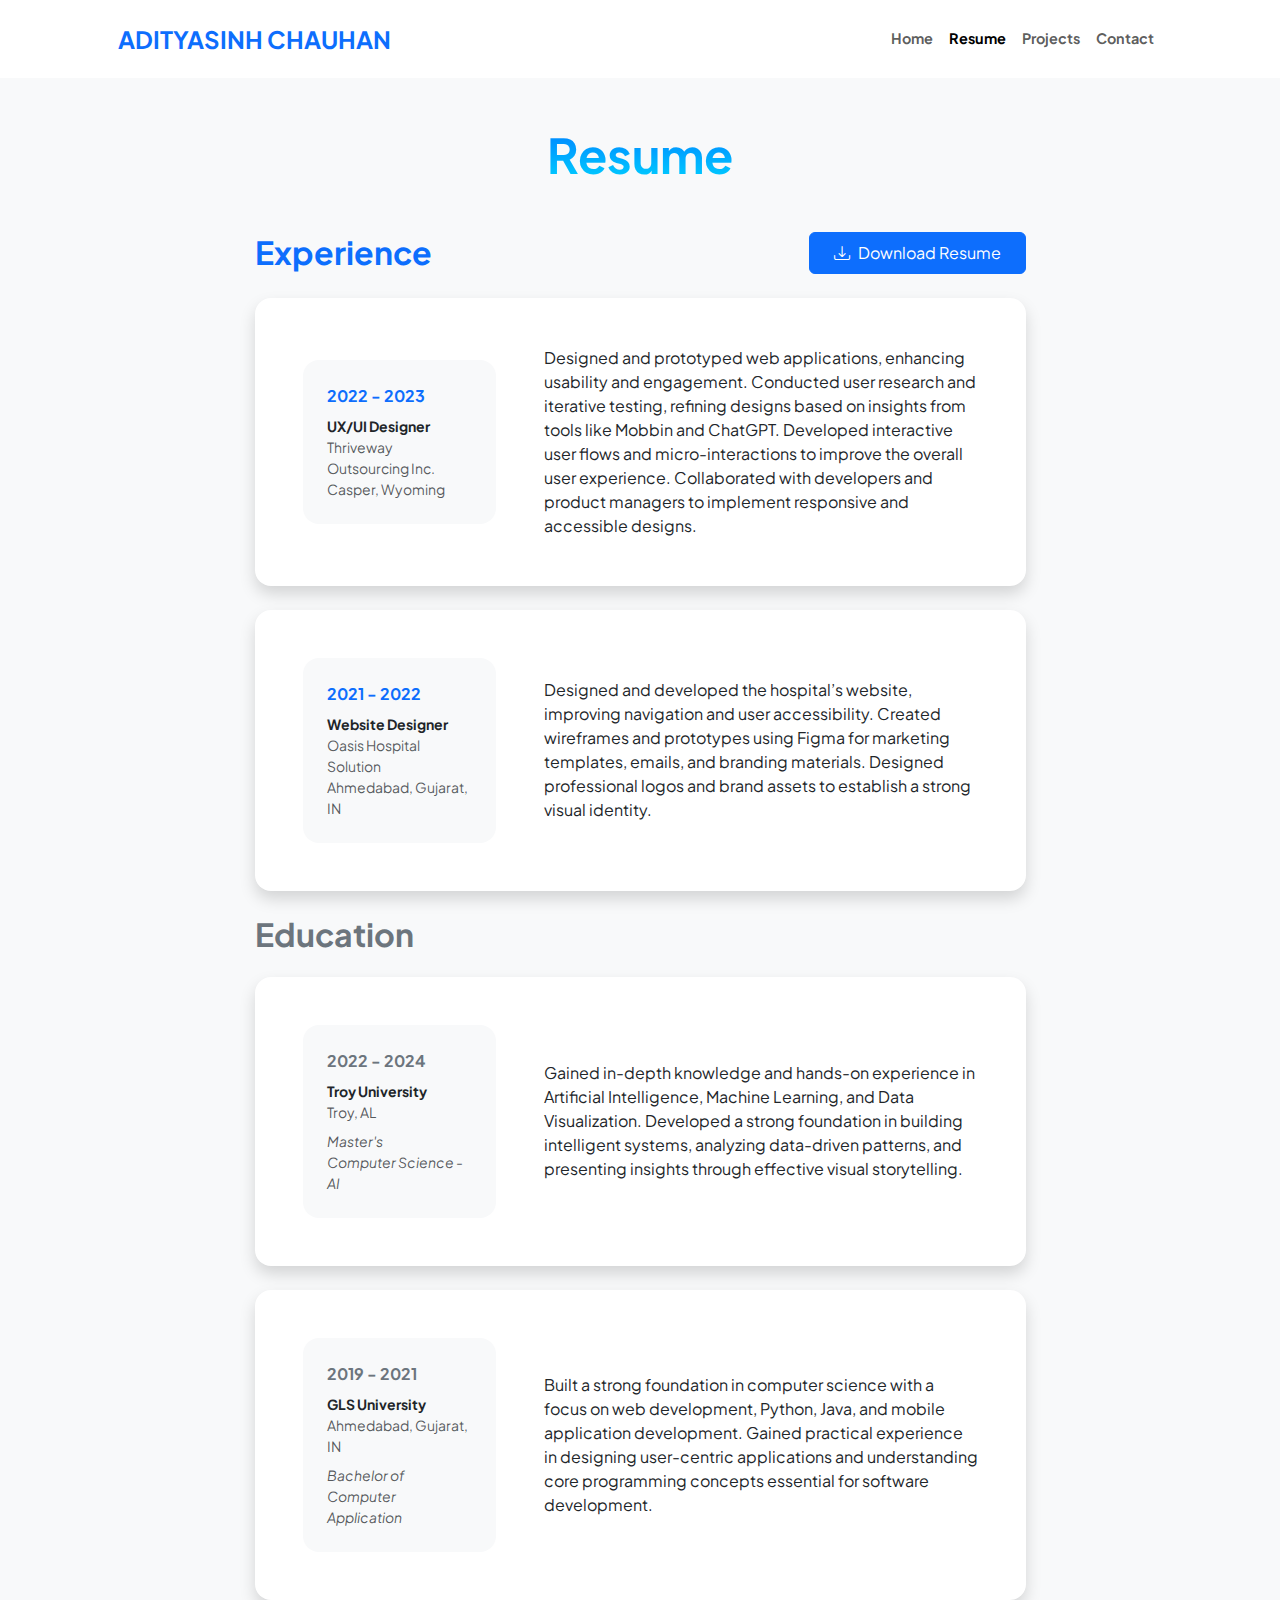
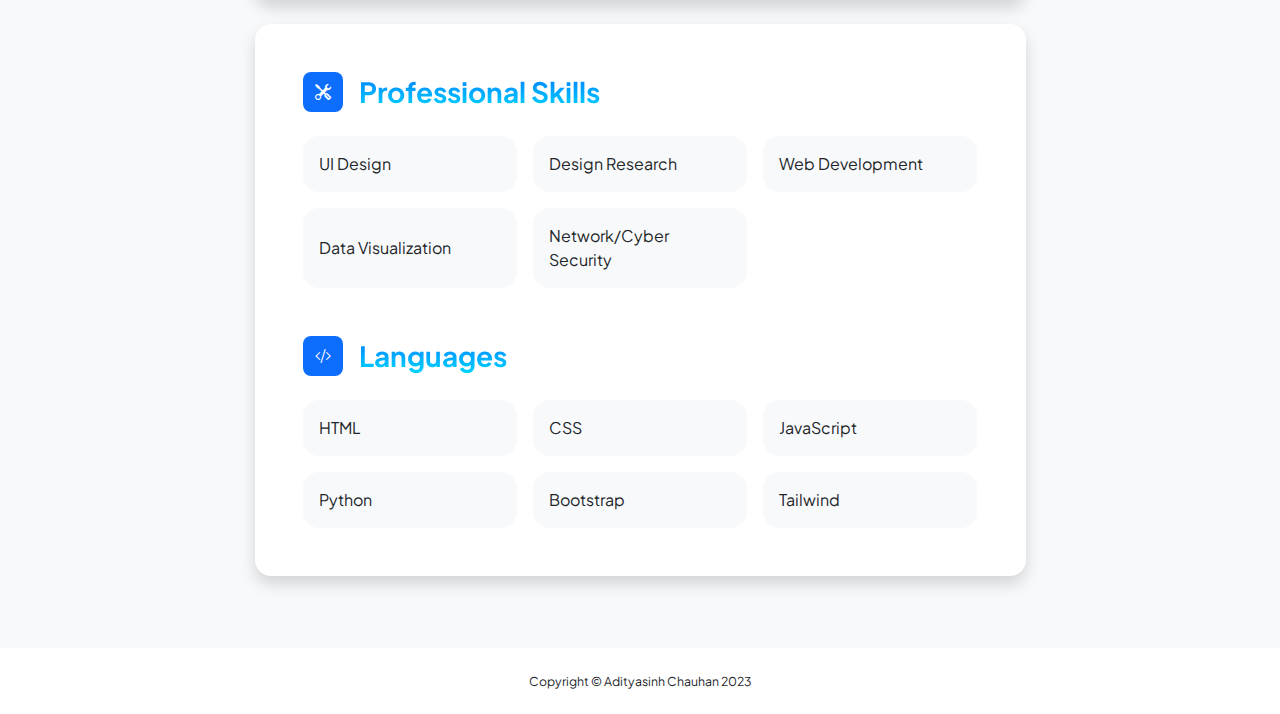
<file: resume.html>
<!DOCTYPE html>
<html lang="en">
    <head>
        <meta charset="utf-8" />
        <meta name="viewport" content="width=device-width, initial-scale=1, shrink-to-fit=no" />
        <meta name="description" content="Adityasinh Chauhan's professional resume" />
        <meta name="author" content="Adityasinh Chauhan" />
        <title>Adityasinh Chauhan | Resume</title>
        <link rel="icon" type="image/x-icon" href="assets/logo.png" />
        <link rel="preconnect" href="https://fonts.googleapis.com" />
        <link rel="preconnect" href="https://fonts.gstatic.com" crossorigin />
        <link href="https://fonts.googleapis.com/css2?family=Plus+Jakarta+Sans:wght@100;200;300;400;500;600;700;800;900&display=swap" rel="stylesheet" />
        <link href="https://cdn.jsdelivr.net/npm/bootstrap-icons@1.8.1/font/bootstrap-icons.css" rel="stylesheet" />
        <link href="https://cdn.jsdelivr.net/npm/bootstrap@5.2.3/dist/css/bootstrap.min.css" rel="stylesheet" />
        <style>
            body {
                font-family: 'Plus Jakarta Sans', sans-serif;
            }
            .text-gradient {
                background: -webkit-linear-gradient(#007bff, #00d4ff);
                -webkit-background-clip: text;
                background-clip: text;
                -webkit-text-fill-color: transparent;
            }
            .navbar-brand {
                font-size: 1.5rem;
            }
            .nav-link {
                font-size: 0.9rem;
            }
            .card {
                transition: transform 0.3s ease-in-out;
            }
            .card:hover {
                transform: translateY(-5px);
            }
            .feature {
                width: 2.5rem;
                height: 2.5rem;
                display: flex;
                align-items: center;
                justify-content: center;
            }
            @media (max-width: 767.98px) {
                .row.align-items-center > .col:first-child {
                    margin-bottom: 1.5rem !important;
                }
                .card-body {
                    padding: 1.5rem !important;
                }
                h1.display-5 {
                    font-size: 2.5rem;
                }
                h2 {
                    font-size: 1.75rem;
                }
                .navbar-brand {
                    font-size: 1.25rem;
                }
                .btn {
                    padding: 0.5rem 1rem !important;
                    font-size: 0.875rem;
                }
            }
        </style>
    </head>
    <body class="d-flex flex-column min-vh-100 bg-light">
        <main class="flex-shrink-0">
            <nav class="navbar navbar-expand-lg navbar-light bg-white py-3">
                <div class="container px-lg-4 px-lg-5">
                    <a class="navbar-brand" href="index.html"><span class="fw-bolder text-primary">ADITYASINH CHAUHAN</span></a>
                    <button class="navbar-toggler" type="button" data-bs-toggle="collapse" data-bs-target="#navbarSupportedContent" aria-controls="navbarSupportedContent" aria-expanded="false" aria-label="Toggle navigation"><span class="navbar-toggler-icon"></span></button>
                    <div class="collapse navbar-collapse" id="navbarSupportedContent">
                        <ul class="navbar-nav ms-auto mb-2 mb-lg-0 fw-bolder">
                            <li class="nav-item"><a class="nav-link" href="index.html">Home</a></li>
                            <li class="nav-item"><a class="nav-link active" href="resume.html">Resume</a></li>
                            <li class="nav-item"><a class="nav-link" href="projects.html">Projects</a></li>
                            <li class="nav-item"><a class="nav-link" href="contact.html">Contact</a></li>   
                        </ul>
                    </div>
                </div>
            </nav>
            <div class="container px-4 px-lg-5 my-5">
                <div class="text-center mb-5">
                    <h1 class="display-5 fw-bolder mb-0"><span class="text-gradient d-inline">Resume</span></h1>
                </div>
                <div class="row gx-4 gx-lg-5 justify-content-center">
                    <div class="col-12 col-lg-10 col-xl-9">
                        <section>
                            <div class="d-flex flex-column flex-md-row align-items-center justify-content-between mb-4">
                                <h2 class="text-primary fw-bolder mb-3 mb-md-0">Experience</h2>
                                <a class="btn btn-primary px-4 py-2" target="_blank" rel="noopener noreferrer" href="https://drive.google.com/file/d/18_1PpeTQiADpxeddMQzO1_-6LDkJ_0rG/view?usp=sharing">
                                    <i class="bi bi-download me-2"></i>Download Resume
                                </a>
                            </div>
                            <div class="card shadow border-0 rounded-4 mb-4">
                                <div class="card-body p-4 p-lg-5">
                                    <div class="row align-items-center gx-4 gx-lg-5">
                                        <div class="col-12 col-md-4 text-center text-md-start mb-4 mb-md-0">
                                            <div class="bg-light p-4 rounded-4">
                                                <div class="text-primary fw-bolder mb-2">2022 - 2023</div>
                                                <div class="small fw-bolder">UX/UI Designer</div>
                                                <div class="small text-muted">Thriveway Outsourcing Inc.</div>
                                                <div class="small text-muted">Casper, Wyoming</div>
                                            </div>
                                        </div>
                                        <div class="col-12 col-md-8">
                                            <p class="mb-0">Designed and prototyped web applications, enhancing usability and engagement. Conducted user research and iterative testing, refining designs based on insights from tools like Mobbin and ChatGPT. Developed interactive user flows and micro-interactions to improve the overall user experience. Collaborated with developers and product managers to implement responsive and accessible designs.</p>
                                        </div>
                                    </div>
                                </div>
                            </div>
                            <div class="card shadow border-0 rounded-4 mb-4">
                                <div class="card-body p-4 p-lg-5">
                                    <div class="row align-items-center gx-4 gx-lg-5">
                                        <div class="col-12 col-md-4 text-center text-md-start mb-4 mb-md-0">
                                            <div class="bg-light p-4 rounded-4">
                                                <div class="text-primary fw-bolder mb-2">2021 - 2022</div>
                                                <div class="small fw-bolder">Website Designer</div>
                                                <div class="small text-muted">Oasis Hospital Solution</div>
                                                <div class="small text-muted">Ahmedabad, Gujarat, IN</div>
                                            </div>
                                        </div>
                                        <div class="col-12 col-md-8">
                                            <p class="mb-0">Designed and developed the hospital’s website, improving navigation and user accessibility. Created wireframes and prototypes using Figma for marketing templates, emails, and branding materials. Designed professional logos and brand assets to establish a strong visual identity.</p>
                                        </div>
                                    </div>
                                </div>
                            </div>
                        </section>
                        <section>
                            <h2 class="text-secondary fw-bolder mb-4">Education</h2>
                            <div class="card shadow border-0 rounded-4 mb-4">
                                <div class="card-body p-4 p-lg-5">
                                    <div class="row align-items-center gx-4 gx-lg-5">
                                        <div class="col-12 col-md-4 text-center text-md-start mb-4 mb-md-0">
                                            <div class="bg-light p-4 rounded-4">
                                                <div class="text-secondary fw-bolder mb-2">2022 - 2024</div>
                                                <div class="mb-2">
                                                    <div class="small fw-bolder">Troy University</div>
                                                    <div class="small text-muted">Troy, AL</div>
                                                </div>
                                                <div class="fst-italic">
                                                    <div class="small text-muted">Master's</div>
                                                    <div class="small text-muted">Computer Science - AI</div>
                                                </div>
                                            </div>
                                        </div>
                                        <div class="col-12 col-md-8">
                                            <p class="mb-0">Gained in-depth knowledge and hands-on experience in Artificial Intelligence, Machine Learning, and Data Visualization. Developed a strong foundation in building intelligent systems, analyzing data-driven patterns, and presenting insights through effective visual storytelling.</p>
                                        </div>
                                    </div>
                                </div>
                            </div>
                            <div class="card shadow border-0 rounded-4 mb-4">
                                <div class="card-body p-4 p-lg-5">
                                    <div class="row align-items-center gx-4 gx-lg-5">
                                        <div class="col-12 col-md-4 text-center text-md-start mb-4 mb-md-0">
                                            <div class="bg-light p-4 rounded-4">
                                                <div class="text-secondary fw-bolder mb-2">2019 - 2021</div>
                                                <div class="mb-2">
                                                    <div class="small fw-bolder">GLS University</div>
                                                    <div class="small text-muted">Ahmedabad, Gujarat, IN</div>
                                                </div>
                                                <div class="fst-italic">
                                                    <div class="small text-muted">Bachelor of Computer Application</div>
                                                </div>
                                            </div>
                                        </div>
                                        <div class="col-12 col-md-8">
                                            <p class="mb-0">Built a strong foundation in computer science with a focus on web development, Python, Java, and mobile application development. Gained practical experience in designing user-centric applications and understanding core programming concepts essential for software development.</p>
                                        </div>
                                    </div>
                                </div>
                            </div>
                        </section>
                        <section>
                            <div class="card shadow border-0 rounded-4 mb-4">
                                <div class="card-body p-4 p-lg-5">
                                    <div class="mb-5">
                                        <div class="d-flex align-items-center mb-4">
                                            <div class="feature bg-primary bg-gradient-primary-to-secondary text-white rounded-3 me-3"><i class="bi bi-tools"></i></div>
                                            <h3 class="fw-bolder mb-0"><span class="text-gradient d-inline">Professional Skills</span></h3>
                                        </div>
                                        <div class="row row-cols-1 row-cols-sm-2 row-cols-md-3 g-3 mb-4">
                                            <div class="col"><div class="d-flex align-items-center bg-light rounded-4 p-3 h-100">UI Design</div></div>
                                            <div class="col"><div class="d-flex align-items-center bg-light rounded-4 p-3 h-100">Design Research</div></div>
                                            <div class="col"><div class="d-flex align-items-center bg-light rounded-4 p-3 h-100">Web Development</div></div>
                                            <div class="col"><div class="d-flex align-items-center bg-light rounded-4 p-3 h-100">Data Visualization</div></div>
                                            <div class="col"><div class="d-flex align-items-center bg-light rounded-4 p-3 h-100">Network/Cyber Security</div></div>
                                        </div>
                                    </div>
                                    <div class="mb-0">
                                        <div class="d-flex align-items-center mb-4">
                                            <div class="feature bg-primary bg-gradient-primary-to-secondary text-white rounded-3 me-3"><i class="bi bi-code-slash"></i></div>
                                            <h3 class="fw-bolder mb-0"><span class="text-gradient d-inline">Languages</span></h3>
                                        </div>
                                        <div class="row row-cols-1 row-cols-sm-2 row-cols-md-3 g-3">
                                            <div class="col"><div class="d-flex align-items-center bg-light rounded-4 p-3 h-100">HTML</div></div>
                                            <div class="col"><div class="d-flex align-items-center bg-light rounded-4 p-3 h-100">CSS</div></div>
                                            <div class="col"><div class="d-flex align-items-center bg-light rounded-4 p-3 h-100">JavaScript</div></div>
                                            <div class="col"><div class="d-flex align-items-center bg-light rounded-4 p-3 h-100">Python</div></div>
                                            <div class="col"><div class="d-flex align-items-center bg-light rounded-4 p-3 h-100">Bootstrap</div></div>
                                            <div class="col"><div class="d-flex align-items-center bg-light rounded-4 p-3 h-100">Tailwind</div></div>
                                        </div>
                                    </div>
                                </div>
                            </div>
                        </section>
                    </div>
                </div>
            </div>
        </main>
        <footer class="bg-white py-4 mt-auto">
            <div class="container px-4 px-lg-5">
                <div class="d-flex flex-column flex-sm-row justify-content-center align-items-center small">
                    <div class="col-auto"><div class="small m-0">Copyright © Adityasinh Chauhan 2023</div></div>
                </div>
            </div>
        </footer>
        <script src="https://cdn.jsdelivr.net/npm/bootstrap@5.2.3/dist/js/bootstrap.bundle.min.js"></script>
    </body>
</html>
</file>
